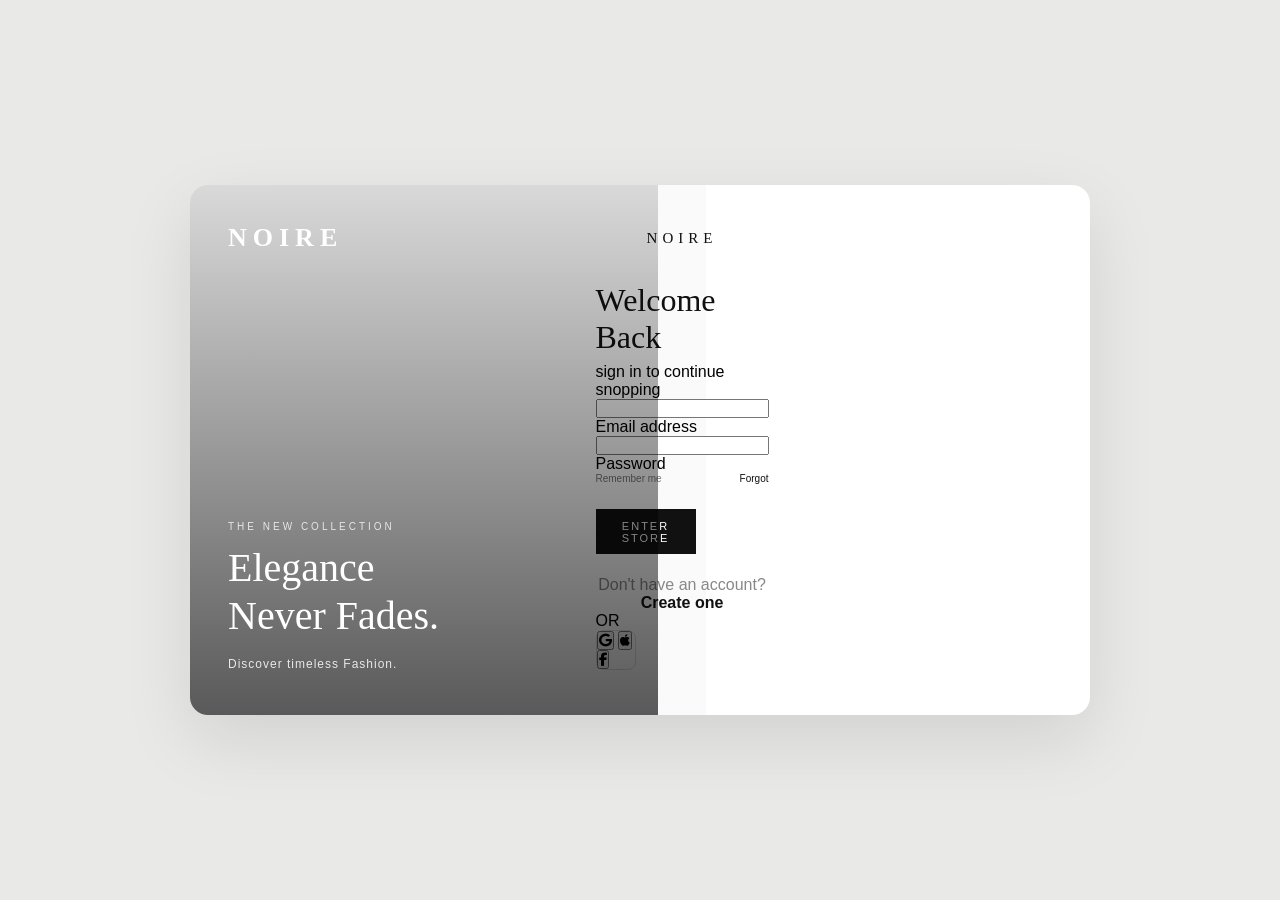
<file: INDEX.htm>
<!DOCTYPE html>
<html lang="es">
<head>
    <meta charset="UTF-8">
    <meta name="viewport" content="width=device-width, initial-scale=1.0">
    <title>NOIRE Fashion</title>
    <link rel="stylesheet" href="style3.css">
    <link rel="stylesheet" href="https://cdnjs.cloudflare.com/ajax/lisbs/font-awesome/6.4.0/css/all.min.css">
</head>
<body>

    <div class="login-container">

        <div class="fashion-side">

            <div class="logo">
                NOIRE
            </div>

            <div class="fashion-text">
                <p>THE NEW COLLECTION</p>
                <h2>Elegance<br>Never Fades.</h2>
                <span>Discover timeless Fashion.</span>
            </div>
        </div>

        <div class="login-side">
            <div class="login-content">
                <div class="small-logo">NOIRE</div>
                <h1>Welcome Back</h1>
                <d place="descripcion">
                sign in to continue snopping
                </d>

                <form>

                    <div class="input-wrapper">
                        <input type="email" id="email" class="input" placeholder="" requeried>
                        <label for="email" class="label">Email address</label>
                    </div>

                    <div class="input-wrapper">
                        <input type="password" id="password" class="input" placeholder="" requeried>
                        <label for="password" class="label">Password</label>
                    </div>

                    <div class="remember">

                        <label>
                            <imput class="checkbox">
                                Remember me
                            </imput>
                        </label>

                        <a href="#">Forgot</a>
                    </div>

                    <button class="login-btn">
                        ENTER STORE
                    </button>
                </form>

                <div class="register">
                    Don't have an account?
                    <a href="#">Create one</a>
                </div>

                <p>OR</p>

                <div class="social-login">

                    <button>

                        <i class="fa-brands fa-google"></i>
                    </button>

                    <button>

                        <i class="fa-brands fa-apple"></i>
                    </button>

                    <button>

                        <i class="fa-brands fa-facebook-f"></i>
                    </button>

                </div>
            </div>
        </div>


    </div>
</body>
</html>
</file>
<file: style3.css>
* {
    margin: 0;
    padding: 0;
    box-sizing: border-box;
}

body {
    min-height: 100vh;
    display: flex;
    justify-content: center;
    align-items: center;
    background: #e9e9e7;
    font-family: sans-serif;
}

.login-container {
    width: 900px;
    height: 530px;
    display: flex;
    background: #ffffff;
    overflow: hidden;
    border-radius: 18px;
    box-shadow: 0 25px 70px rgba(0, 0, 0, 0.10);
}

.fashion-side {
    width: 52%;
    position: relative;
    display: flex;
    flex-direction: column;
    justify-content: space-between;
    padding: 38px;
    color: white;
    background: 
        linear-gradient(
            rgba(0, 0, 0, 0.15),
            rgba(0, 0, 0, 0.65)
        );
        url("Snapchat-8851679.jpg");
    block-size: cover;
    background-position: center;
        
}

.logo {
    font-family: Georgia, serif;
    font-size: 26px;
    letter-spacing: 6px;
    font-weight: bold;
}

.fashion-text {
    margin-bottom: 5px;
}

.fashion-text p {
    font-size: 10px;
    letter-spacing: 3px;
    margin-bottom: 12px;
    opacity: 0.8;
}

.fashion-text h2 {
    font-family: georgia, serif;
    font-size: 40px;
    line-height: 1.2;
    font-weight: normal;
    margin-bottom: 14px;
}

.fashion-text span {
    font-size: 12px;
    letter-spacing: 1px;
    opacity: 0.85;
}
.login-side {
    width: 48px;
    display: flex;
    justify-content: center;
    align-items: center;
    background: #fafafa;
}

.login-content {
    width: 320px;    
}

.small-logo {
    text-align: center;
    font-family: georgia, serif;
    letter-spacing: 5px;
    font-size: 15px;
    color: #111;
    margin-bottom: 35px;
}

.login-content h1 {
    font-family: georgia, serif;
    font-size: 32px;
    font-weight: normal;
    color: #111;
    margin-bottom: 7px;
}

.descripcion {
    color: #888;
    font-size: 12px;
    margin-bottom: 30px;
}

.input-group {
    height: 45px;
    display: flex;
    align-items: center;
    gap: 12px;
    border-bottom: 1px solid #cfcfcf;
    margin-bottom: 22px;
}

.input i {
    color: #555;
    font-size: 13px;
}

.input-group input {
    width: 100%;
    border: none;
    outline: none;
    background: transparent;
    font-size: 13px;
    color: #111;
}

.field {
    height: 45px;
    display: flex;
    align-items: center;
    gap: 12px;
    border-bottom: 1px solid #cfcfcf;
    margin-bottom: 22px;
}

.field i {
    color: #555;
    font-size: 13px;
}

.field input {
    width: 100%;
    border: none;
    outline: none;
    background: transparent;
    font-size: 13px;
    color: #111;
}

.field input::placeholder{
    color: #999;    
}

.remember {
    display: flex;
    justify-content: space-between;
    align-items: center;
    margin-bottom: 25px;
    font-size: 10px;
    color: #777;
}

.remember label {
    display: flex;
    align-items: center;
    gap: 5px;    
}

.remember input{
    accent-color: #111;    
}

.remember a{
    color: #111;
    text-decoration: none;
}

.login-btn {
    width: 100px;
    height: 45px;
    border: none;
    background: #111;
    color: white;
    font-size: 11px;
    letter-spacing: 2px;
    cursor: pointer;
    transition: 0.3s;    
}

.login-btn:hover{
    background: #333;
    transform: translateY(-2px);
}

.register{
    text-align: center;
    margin-top: 22px;
    color: #888;
    font-style: 11px;
}

.register a {
    color: #111;
    font-weight: bold;
    text-decoration: none;    
}

.or spain{
    font: 1;
    height: 1px;
    background: #ddd;    
}

.or p{
    color: #aaa;
    font-size: 9px;    
}

.social{
    display: flex;
    justify-content: center;
    gap: 12px;    
}

.social-login {
    width: 40px;
    border-radius:20%;
    border: 1px solid#ddd;
    background: white;
    color: #222;
    cursor: pointer;
    transition: 0.3s;
    height: 40px;    
}

.social login:hover{
    background: #111;
    color: white;
    border-color: #111;
    transform: translateY(-3px);    
}

@media(max-width:750px){
    .login-container{
        width: 92;        
    }
    .fashion-side{
        display: none;
    }
    .login-side{
        width: 100px;
    }
    .login-content{
        width: 80px;
        max-width: 320;
    }
}
</file>
